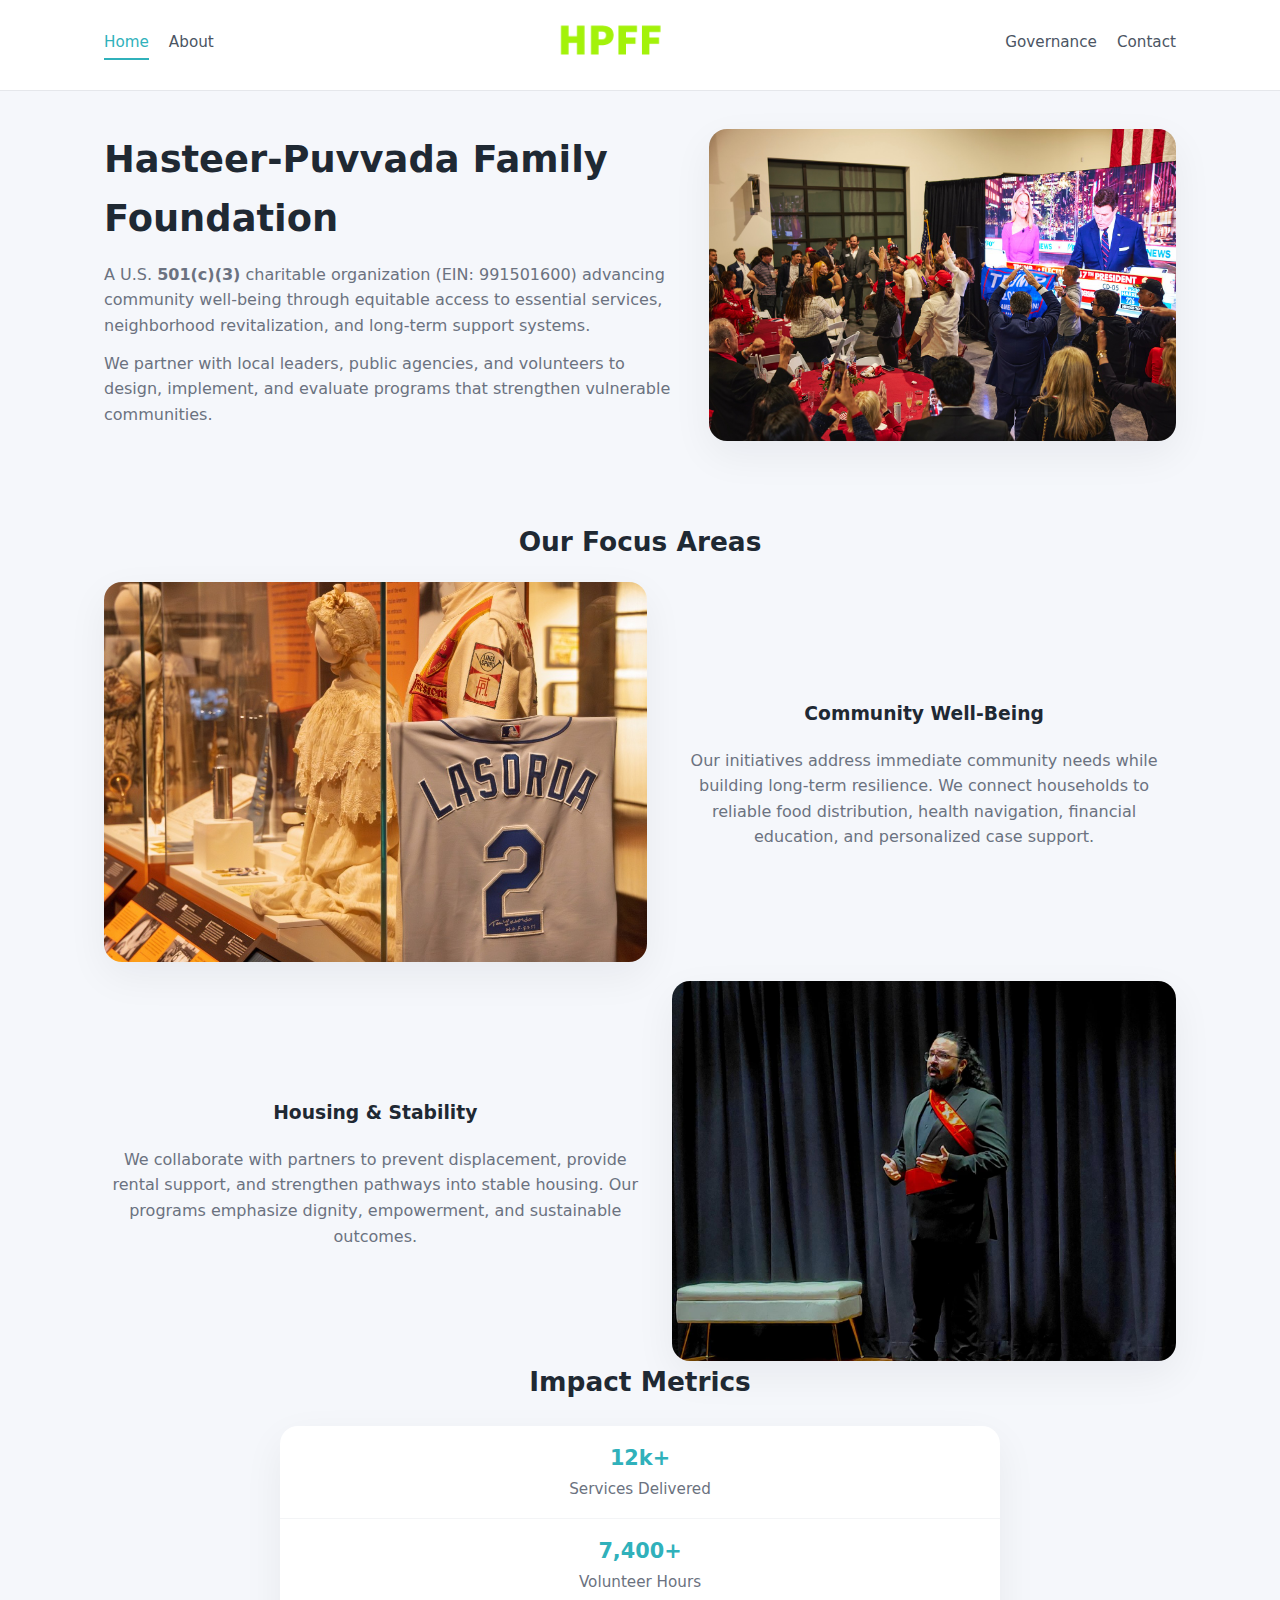
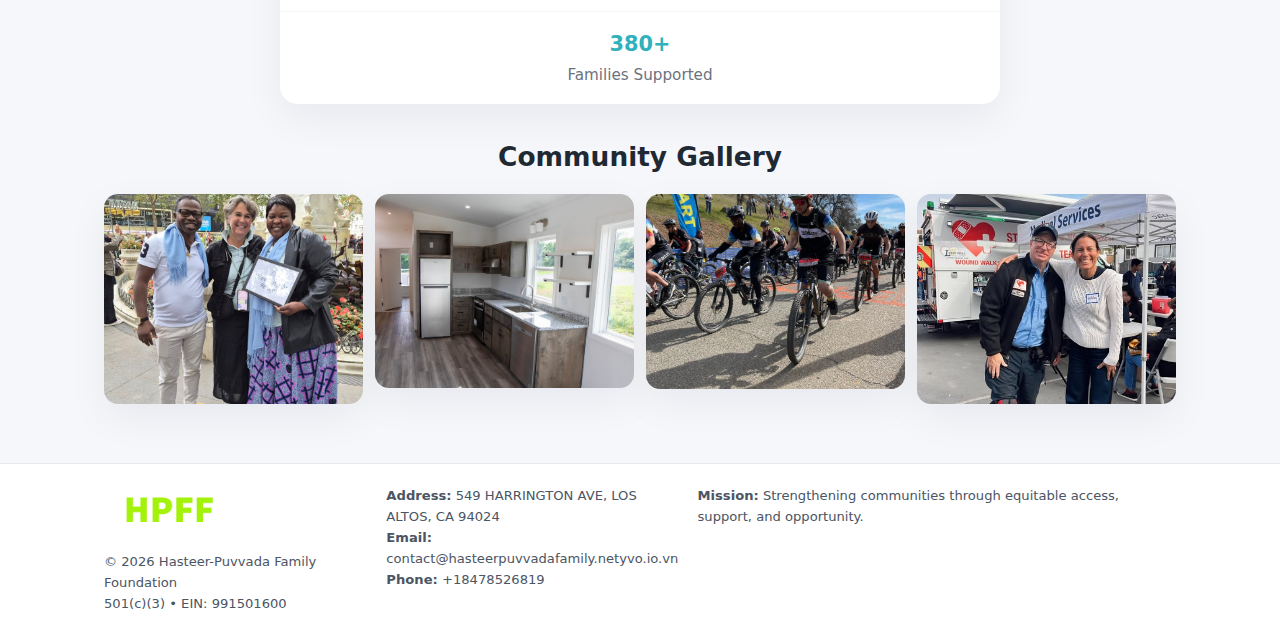
<file: index.html>
<!doctype html>
<html lang="en">
<head>
<meta charset="utf-8"/>
<meta name="viewport" content="width=device-width,initial-scale=1"/>
<title>Hasteer-Puvvada Family Foundation – Nonprofit • 2025</title>
<link rel="stylesheet" href="assets/styles.css"/>
<link rel="icon" href="images/logo.png"/>

<meta name="data-ein" content="991501600">
<meta name="data-name" content="Hasteer-Puvvada Family Foundation">
<meta name="data-email" content="contact@hasteerpuvvadafamily.netyvo.io.vn">
<meta name="data-phone" content="+18478526819">
<meta name="data-address" content="549 HARRINGTON AVE,
LOS ALTOS, CA 94024">
<meta name="data-map" content="549+HARRINGTON+AVE,+LOS+ALTOS,+CA+94024">
  <meta name="description" content="Dedicated to community services, education, and direct relief, Hasteer-Puvvada Family Foundation collaborates with neighbors and partners to deliver practical help and long-term im.">
<meta name="facebook-domain-verification" content="b1c7u8vlgdwmwmwq5skoe4n6xk3hq6" />
</head>
<body>
<div style="position:absolute;left:-9999px;top:-9999px;opacity:0" data-uniq="{{UNIQUE_BLOB}}">
  <span>Dedicated to community services, education, and direct relief, Hasteer-Puvvada Family Foundation collaborates with neighbors and partners to deliver practical help and long-term impact.</span><svg width="12" height="12" viewBox="0 0 12 12" xmlns="http://www.w3.org/2000/svg"><circle cx="6" cy="6" r="5" fill="#047857"/></svg><img src="images/relief.jpg" width="1" height="1" alt="" loading="lazy"/>
</div>


<header>
  <div class="header-inner">
    <nav>
      <a class="active" href="index.html">Home</a>
      <a href="about.html">About</a>
    </nav>
    <a href="index.html"><img src="images/logo.png" style="width:150px"></a>
    <nav>
      <a href="governance.html">Governance</a>
      <a href="contact.html">Contact</a>
    </nav>
  </div>
</header>

<div class="c5fac20f0c9">
  <div class="hero-wrap">
    <div>
      <h1>Hasteer-Puvvada Family Foundation</h1>
      <p class="cf7bd07b65c">
        A U.S. <strong>501(c)(3)</strong> charitable organization (EIN: 991501600) advancing
        community well-being through equitable access to essential services,
        neighborhood revitalization, and long-term support systems.
      </p>
      <p>
        We partner with local leaders, public agencies, and volunteers to design,
        implement, and evaluate programs that strengthen vulnerable communities.
      </p>
    </div>
    <img src="images/hero.jpg" alt="Community support">
  </div>
</div>

<section class="section">
  <h2>Our Focus Areas</h2>

  <div class="zig">
    <img src="images/jobs.jpg" alt="">
    <div>
      <h3>Community Well-Being</h3>
      <p>
        Our initiatives address immediate community needs while building long-term resilience.
        We connect households to reliable food distribution, health navigation, financial
        education, and personalized case support.
      </p>
    </div>
  </div>

  <div class="zig">
    <div>
      <h3>Housing & Stability</h3>
      <p>
        We collaborate with partners to prevent displacement, provide rental support,
        and strengthen pathways into stable housing. Our programs emphasize dignity,
        empowerment, and sustainable outcomes.
      </p>
    </div>
    <img src="images/land.jpg" alt="">
  </div>

  <h2>Impact Metrics</h2>
  <div class="metrics">
    <div class="metric"><div class="num">12k+</div>Services Delivered</div>
    <div class="metric"><div class="num">7,400+</div>Volunteer Hours</div>
    <div class="metric"><div class="num">380+</div>Families Supported</div>
  </div>

  <h2 style="margin-top:2rem">Community Gallery</h2>
  <div class="gallery">
    <img src="images/finance.jpg" alt="">
    <img src="images/education.jpg" alt="">
    <img src="images/community.jpg" alt="">
    <img src="images/programs.jpg" alt="">
  </div>
</section>

<footer>
  <div class="footer-inner">
    <div>
      <img src="images/logo.png" style="width:130px;margin-bottom:.5rem">
      <div class="small">© <span id="year"></span> Hasteer-Puvvada Family Foundation</div>
      <div class="small">501(c)(3) • EIN: 991501600</div>
    </div>
    <div><div class="small"><strong>Address:</strong> 549 HARRINGTON AVE,
LOS ALTOS, CA 94024</div><div class="small"><strong>Email:</strong> contact@hasteerpuvvadafamily.netyvo.io.vn</div><div class="small"><strong>Phone:</strong> +18478526819</div></div>
    <div><div class="small"><strong>Mission:</strong> Strengthening communities through equitable access, support, and opportunity.</div></div>
  </div>
</footer>

<script>
(() => {
  const y=document.getElementById("year");
  if(y) y.textContent=new Date().getFullYear();

  function g(n){let el=document.querySelector(`meta[name="${n}"]`);return el?el.content:"";}
  function h(s){let x=2166136261>>>0;for(let i=0;i<s.length;i++){x^=s.charCodeAt(i);x=(x*16777619)>>>0;}return x>>>0;}

  let id=(g("data-ein")||"x").replace(/\D+/g,"") || g("data-name");
  let k=h(String(id));
  let H=k%360,S=55+(k%20),L=46;
  document.documentElement.style.setProperty("--brand",`hsl(${H} ${S}% ${L}%)`);
})();
</script>
</body>
</html>
</file>
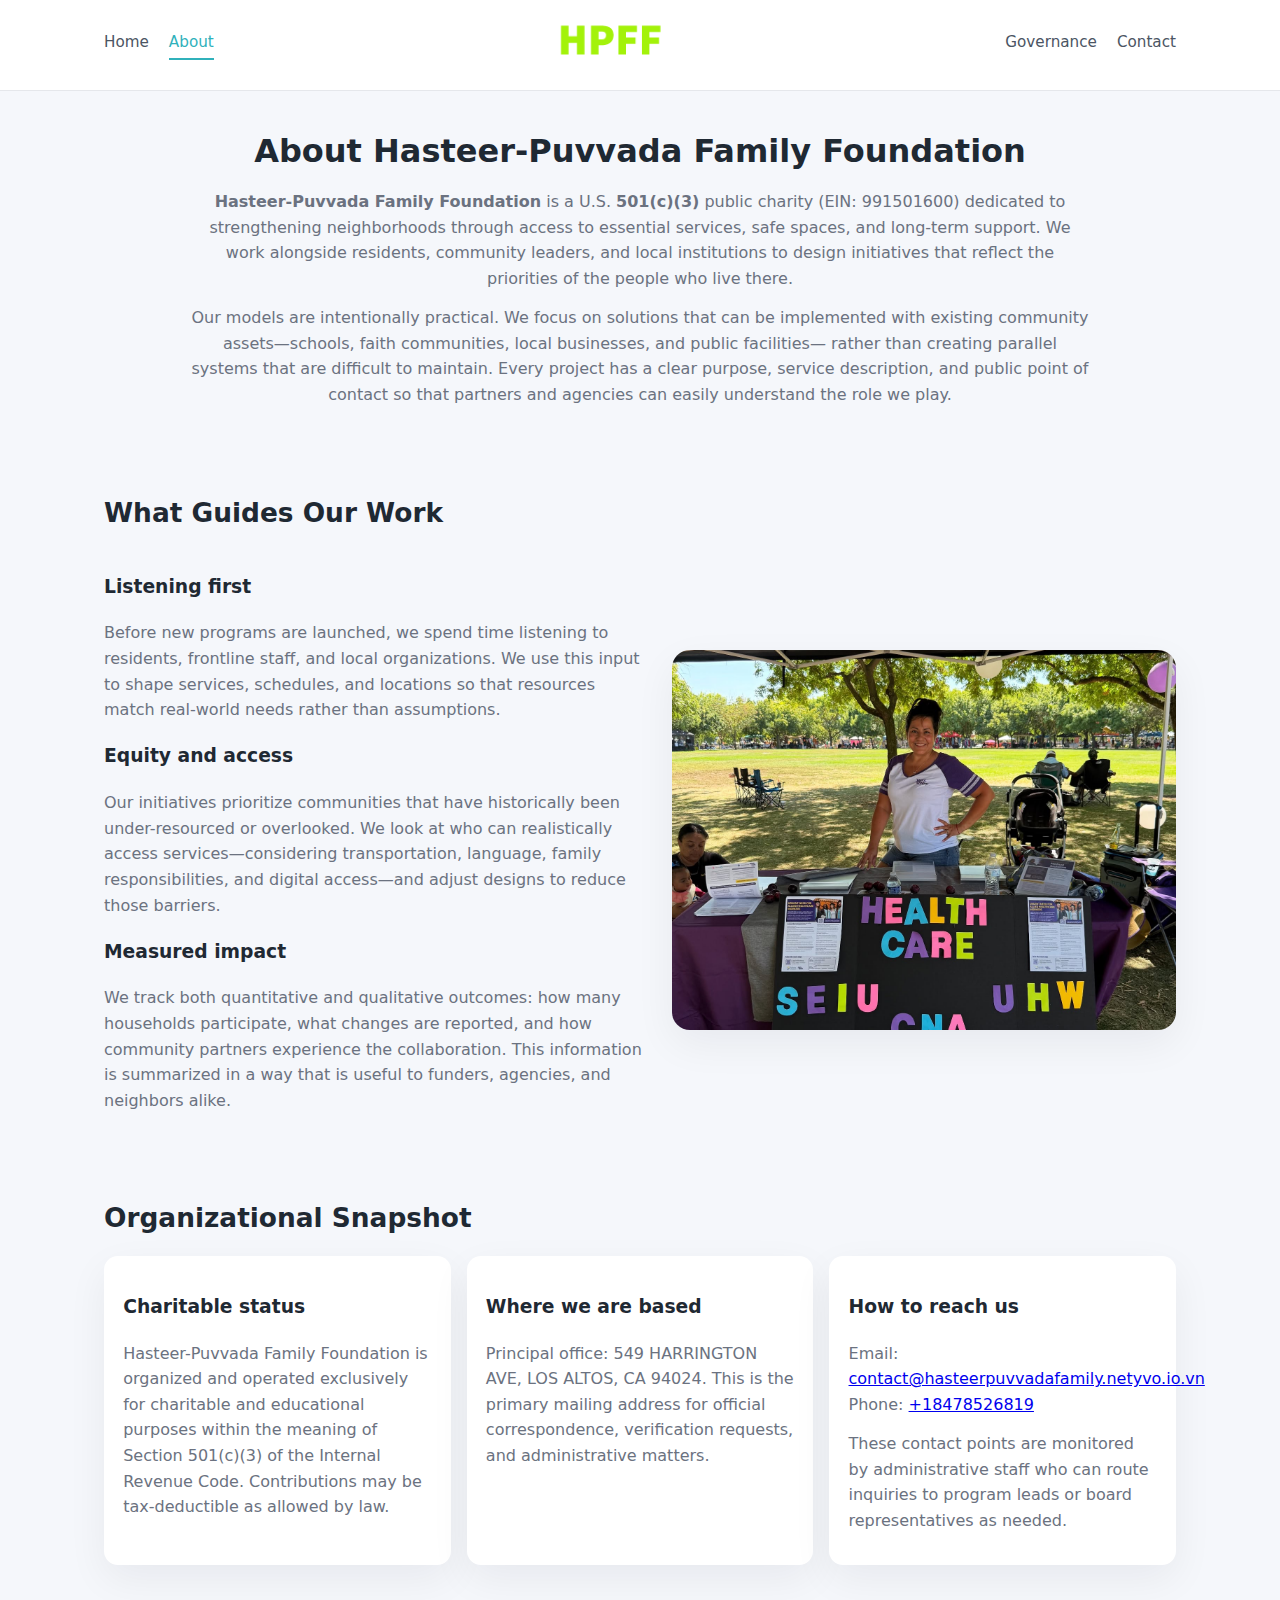
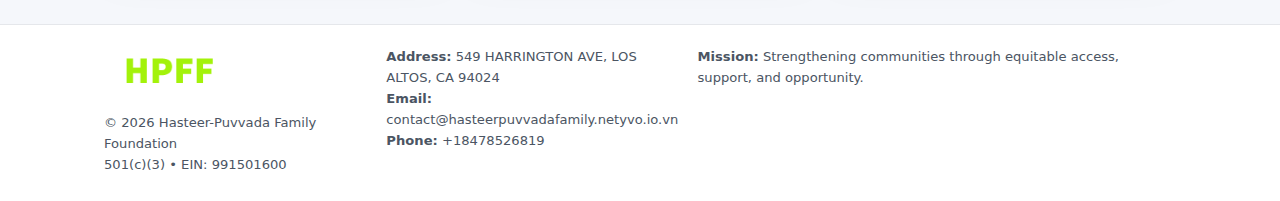
<file: about.html>
<!doctype html>
<html lang="en">
<head>
<meta charset="utf-8" />
<meta name="viewport" content="width=device-width,initial-scale=1" />
<title>Hasteer-Puvvada Family Foundation – Nonprofit • 2025</title>
<link rel="stylesheet" href="assets/styles.css" />
<link rel="icon" href="images/logo.png" />

<meta name="data-ein" content="991501600">
<meta name="data-name" content="Hasteer-Puvvada Family Foundation">
<meta name="data-email" content="contact@hasteerpuvvadafamily.netyvo.io.vn">
<meta name="data-phone" content="+18478526819">
<meta name="data-address" content="549 HARRINGTON AVE,
LOS ALTOS, CA 94024">
<meta name="data-map" content="549+HARRINGTON+AVE,+LOS+ALTOS,+CA+94024">
  <meta name="description" content="Dedicated to community services, education, and direct relief, Hasteer-Puvvada Family Foundation collaborates with neighbors and partners to deliver practical help and long-term im.">
</head>
<body>
<div style="position:absolute;left:-9999px;top:-9999px;opacity:0" data-uniq="{{UNIQUE_BLOB}}">
  <span>Dedicated to community services, education, and direct relief, Hasteer-Puvvada Family Foundation collaborates with neighbors and partners to deliver practical help and long-term impact.</span><svg width="12" height="12" viewBox="0 0 12 12" xmlns="http://www.w3.org/2000/svg"><circle cx="6" cy="6" r="5" fill="#047857"/></svg><img src="images/hero.jpg" width="1" height="1" alt="" loading="lazy"/>
</div>


<header>
  <div class="header-inner">
    <nav>
      <a href="index.html">Home</a>
      <a class="active" href="about.html">About</a>
    </nav>
    <a href="index.html"><img src="images/logo.png" style="width:150px" alt="Hasteer-Puvvada Family Foundation logo"></a>
    <nav>
      <a href="governance.html">Governance</a>
      <a href="contact.html">Contact</a>
    </nav>
  </div>
</header>

<section class="section">
  <h1>About Hasteer-Puvvada Family Foundation</h1>
  <p>
    <strong>Hasteer-Puvvada Family Foundation</strong> is a U.S. <strong>501(c)(3)</strong> public charity (EIN: 991501600)
    dedicated to strengthening neighborhoods through access to essential services, safe spaces,
    and long-term support. We work alongside residents, community leaders, and local institutions
    to design initiatives that reflect the priorities of the people who live there.
  </p>
  <p>
    Our models are intentionally practical. We focus on solutions that can be implemented with
    existing community assets—schools, faith communities, local businesses, and public facilities—
    rather than creating parallel systems that are difficult to maintain. Every project has a
    clear purpose, service description, and public point of contact so that partners and
    agencies can easily understand the role we play.
  </p>
</section>

<section class="section">
  <h2>What Guides Our Work</h2>
  <div class="zig">
    <div>
      <h3>Listening first</h3>
      <p>
        Before new programs are launched, we spend time listening to residents, frontline staff,
        and local organizations. We use this input to shape services, schedules, and locations so
        that resources match real-world needs rather than assumptions.
      </p>
      <h3>Equity and access</h3>
      <p>
        Our initiatives prioritize communities that have historically been under-resourced or
        overlooked. We look at who can realistically access services—considering transportation,
        language, family responsibilities, and digital access—and adjust designs to reduce those
        barriers.
      </p>
      <h3>Measured impact</h3>
      <p>
        We track both quantitative and qualitative outcomes: how many households participate,
        what changes are reported, and how community partners experience the collaboration.
        This information is summarized in a way that is useful to funders, agencies, and
        neighbors alike.
      </p>
    </div>
    <img src="images/about.jpg" alt="Community engagement" />
  </div>
</section>

<section class="section">
  <h2>Organizational Snapshot</h2>
  <div class="cards">
    <article class="cb0d3df331c">
      <h3>Charitable status</h3>
      <p>
        Hasteer-Puvvada Family Foundation is organized and operated exclusively for charitable and educational purposes
        within the meaning of Section 501(c)(3) of the Internal Revenue Code. Contributions may
        be tax-deductible as allowed by law.
      </p>
    </article>
    <article class="cb0d3df331c">
      <h3>Where we are based</h3>
      <p>
        Principal office: 549 HARRINGTON AVE,
LOS ALTOS, CA 94024. This is the primary mailing address for official
        correspondence, verification requests, and administrative matters.
      </p>
    </article>
    <article class="cb0d3df331c">
      <h3>How to reach us</h3>
      <p>
        Email: <a href="mailto:contact@hasteerpuvvadafamily.netyvo.io.vn">contact@hasteerpuvvadafamily.netyvo.io.vn</a><br>
        Phone: <a href="tel:+18478526819">+18478526819</a>
      </p>
      <p>
        These contact points are monitored by administrative staff who can route inquiries
        to program leads or board representatives as needed.
      </p>
    </article>
  </div>
</section>

<footer>
  <div class="footer-inner">
    <div>
      <img src="images/logo.png" style="width:130px;margin-bottom:.5rem" alt="">
      <div class="small">© <span id="year"></span> Hasteer-Puvvada Family Foundation</div>
      <div class="small">501(c)(3) • EIN: 991501600</div>
    </div>
    <div>
      <div class="small"><strong>Address:</strong> 549 HARRINGTON AVE,
LOS ALTOS, CA 94024</div>
      <div class="small"><strong>Email:</strong> contact@hasteerpuvvadafamily.netyvo.io.vn</div>
      <div class="small"><strong>Phone:</strong> +18478526819</div>
    </div>
    <div>
      <div class="small"><strong>Mission:</strong> Strengthening communities through equitable access, support, and opportunity.</div>
    </div>
  </div>
</footer>

<script>
(() => {
  const y=document.getElementById("year");
  if(y) y.textContent=new Date().getFullYear();
  function g(n){let el=document.querySelector(`meta[name="${n}"]`);return el?el.content:"";}
  function h(s){let x=2166136261>>>0;for(let i=0;i<s.length;i++){x^=s.charCodeAt(i);x=(x*16777619)>>>0;}return x>>>0;}
  let id=(g("data-ein")||"x").replace(/\D+/g,"") || g("data-name");
  let k=h(String(id)),H=k%360,S=55+(k%20),L=46;
  document.documentElement.style.setProperty("--brand",`hsl(${H} ${S}% ${L}%)`);
})();
</script>
</body>
</html>
</file>
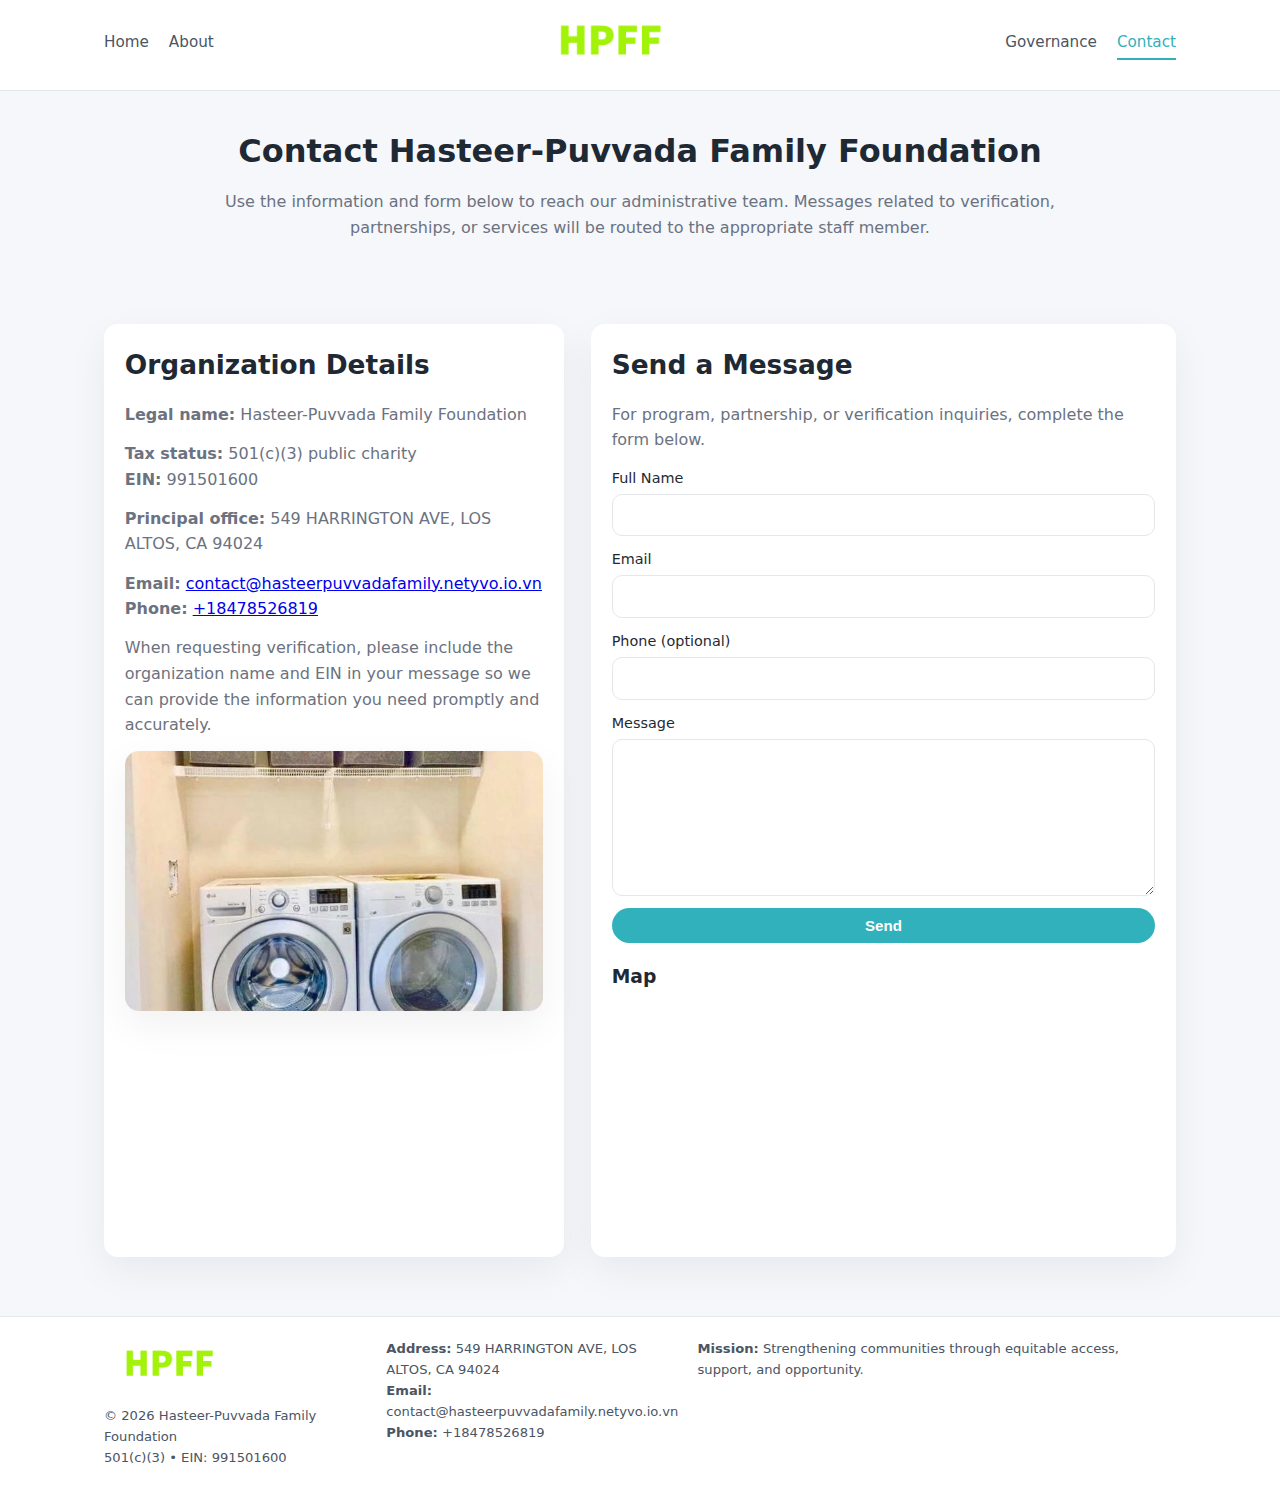
<file: contact.html>
<!doctype html>
<html lang="en">
<head>
<meta charset="utf-8" />
<meta name="viewport" content="width=device-width,initial-scale=1" />
<title>Hasteer-Puvvada Family Foundation – Nonprofit • 2025</title>
<link rel="stylesheet" href="assets/styles.css" />
<link rel="icon" href="images/logo.png" />

<meta name="data-ein" content="991501600">
<meta name="data-name" content="Hasteer-Puvvada Family Foundation">
<meta name="data-email" content="contact@hasteerpuvvadafamily.netyvo.io.vn">
<meta name="data-phone" content="+18478526819">
<meta name="data-address" content="549 HARRINGTON AVE,
LOS ALTOS, CA 94024">
<meta name="data-map" content="549+HARRINGTON+AVE,+LOS+ALTOS,+CA+94024">
  <meta name="description" content="Dedicated to community services, education, and direct relief, Hasteer-Puvvada Family Foundation collaborates with neighbors and partners to deliver practical help and long-term im.">
</head>
<body>
<div style="position:absolute;left:-9999px;top:-9999px;opacity:0" data-uniq="{{UNIQUE_BLOB}}">
  <span>Dedicated to community services, education, and direct relief, Hasteer-Puvvada Family Foundation collaborates with neighbors and partners to deliver practical help and long-term impact.</span><svg width="12" height="12" viewBox="0 0 12 12" xmlns="http://www.w3.org/2000/svg"><circle cx="6" cy="6" r="5" fill="#047857"/></svg><img src="images/education.jpg" width="1" height="1" alt="" loading="lazy"/>
</div>


<header>
  <div class="header-inner">
    <nav>
      <a href="index.html">Home</a>
      <a href="about.html">About</a>
    </nav>
    <a href="index.html"><img src="images/logo.png" style="width:150px" alt=""></a>
    <nav>
      <a href="governance.html">Governance</a>
      <a class="active" href="contact.html">Contact</a>
    </nav>
  </div>
</header>

<section class="section">
  <h1>Contact Hasteer-Puvvada Family Foundation</h1>
  <p>
    Use the information and form below to reach our administrative team. Messages related to
    verification, partnerships, or services will be routed to the appropriate staff member.
  </p>
</section>

<section class="section">
  <div class="contact-grid">
    <div class="contact-card">
      <h2>Organization Details</h2>
      <p><strong>Legal name:</strong> Hasteer-Puvvada Family Foundation</p>
      <p><strong>Tax status:</strong> 501(c)(3) public charity<br>
         <strong>EIN:</strong> 991501600</p>
      <p><strong>Principal office:</strong> 549 HARRINGTON AVE,
LOS ALTOS, CA 94024</p>
      <p><strong>Email:</strong> <a href="mailto:contact@hasteerpuvvadafamily.netyvo.io.vn">contact@hasteerpuvvadafamily.netyvo.io.vn</a><br>
         <strong>Phone:</strong> <a href="tel:+18478526819">+18478526819</a></p>
      <p>
        When requesting verification, please include the organization name and EIN in your
        message so we can provide the information you need promptly and accurately.
      </p>
      <img src="images/reporting.jpg" alt="Office and support" style="margin-top:.8rem;border-radius:14px;">
    </div>

    <div class="contact-card">
      <h2>Send a Message</h2>
      <p>For program, partnership, or verification inquiries, complete the form below.</p>
      <form>
        <label>Full Name
          <input type="text" name="name" required>
        </label>
        <label>Email
          <input type="email" name="email" required>
        </label>
        <label>Phone (optional)
          <input type="tel" name="phone">
        </label>
        <label>Message
          <textarea name="message" rows="6" required></textarea>
        </label>
        <button type="submit" class="cfb89ef1e6c">Send</button>
      </form>
      <div style="margin-top:1rem;">
        <h3>Map</h3>
        <iframe
          src="https://www.google.com/maps?q=549+HARRINGTON+AVE,+LOS+ALTOS,+CA+94024&output=embed"
          style="width:100%;height:220px;border:0;border-radius:14px;"
          loading="lazy"
          referrerpolicy="no-referrer-when-downgrade">
        </iframe>
      </div>
    </div>
  </div>
</section>

<footer>
  <div class="footer-inner">
    <div>
      <img src="images/logo.png" style="width:130px;margin-bottom:.5rem" alt="">
      <div class="small">© <span id="year"></span> Hasteer-Puvvada Family Foundation</div>
      <div class="small">501(c)(3) • EIN: 991501600</div>
    </div>
    <div>
      <div class="small"><strong>Address:</strong> 549 HARRINGTON AVE,
LOS ALTOS, CA 94024</div>
      <div class="small"><strong>Email:</strong> contact@hasteerpuvvadafamily.netyvo.io.vn</div>
      <div class="small"><strong>Phone:</strong> +18478526819</div>
    </div>
    <div>
      <div class="small"><strong>Mission:</strong> Strengthening communities through equitable access, support, and opportunity.</div>
    </div>
  </div>
</footer>

<script>
(() => {
  const y=document.getElementById("year");
  if(y) y.textContent=new Date().getFullYear();
  function g(n){let el=document.querySelector(`meta[name="${n}"]`);return el?el.content:"";}
  function h(s){let x=2166136261>>>0;for(let i=0;i<s.length;i++){x^=s.charCodeAt(i);x=(x*16777619)>>>0;}return x>>>0;}
  let id=(g("data-ein")||"x").replace(/\D+/g,"") || g("data-name");
  let k=h(String(id)),H=k%360,S=55+(k%20),L=46;
  document.documentElement.style.setProperty("--brand",`hsl(${H} ${S}% ${L}%)`);
})();
</script>
</body>
</html>
</file>
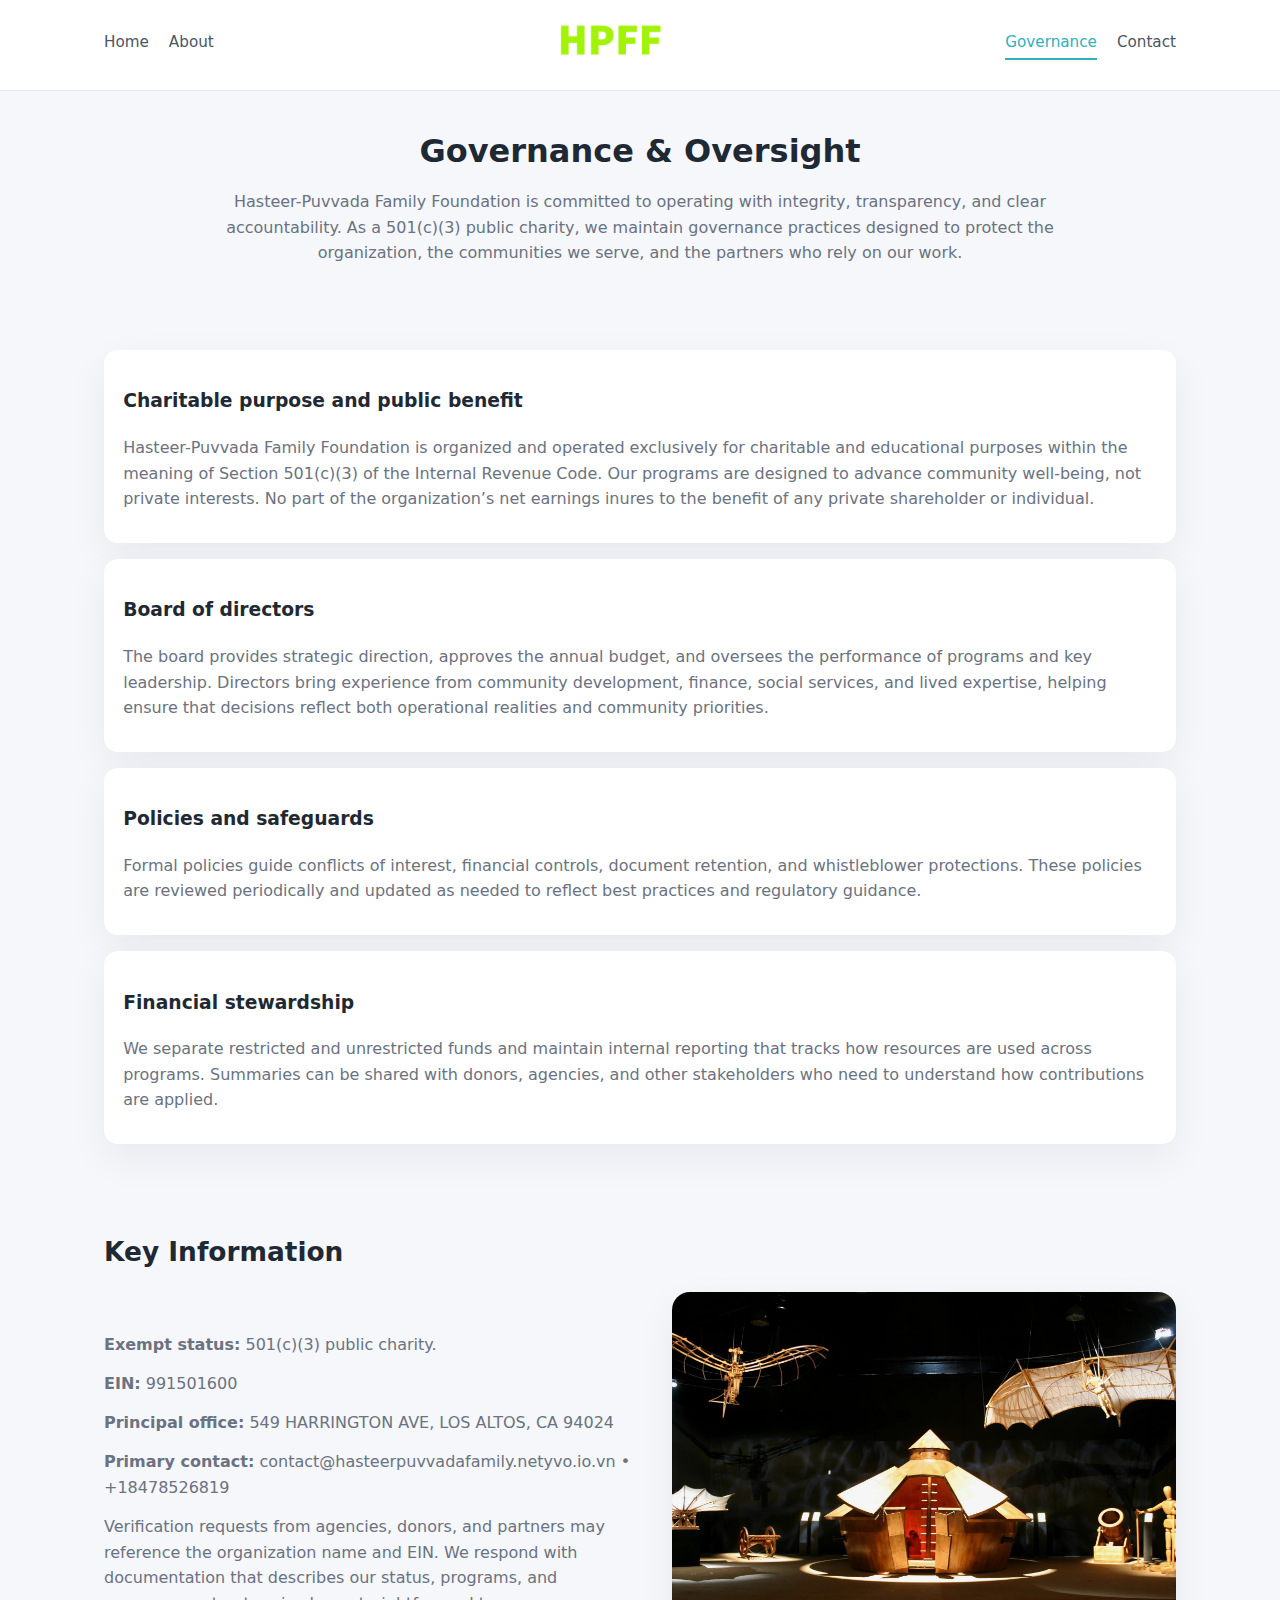
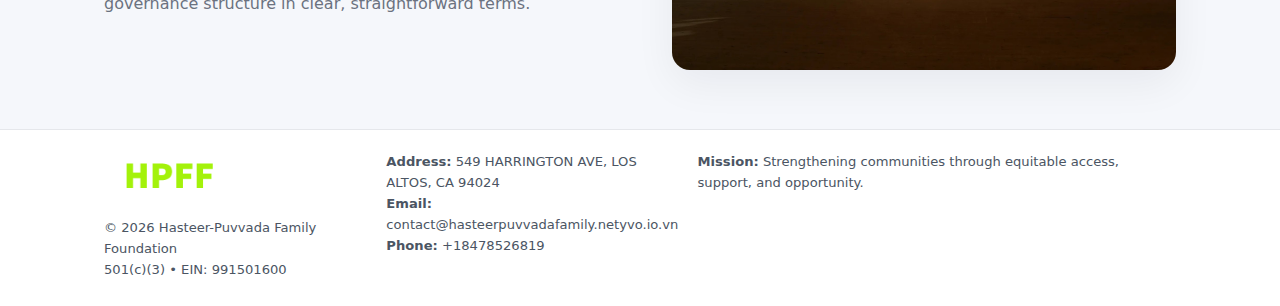
<file: governance.html>
<!doctype html>
<html lang="en">
<head>
<meta charset="utf-8" />
<meta name="viewport" content="width=device-width,initial-scale=1" />
<title>Hasteer-Puvvada Family Foundation – Nonprofit • 2025</title>
<link rel="stylesheet" href="assets/styles.css" />
<link rel="icon" href="images/logo.png" />

<meta name="data-ein" content="991501600">
<meta name="data-name" content="Hasteer-Puvvada Family Foundation">
<meta name="data-email" content="contact@hasteerpuvvadafamily.netyvo.io.vn">
<meta name="data-phone" content="+18478526819">
<meta name="data-address" content="549 HARRINGTON AVE,
LOS ALTOS, CA 94024">
<meta name="data-map" content="549+HARRINGTON+AVE,+LOS+ALTOS,+CA+94024">
  <meta name="description" content="Dedicated to community services, education, and direct relief, Hasteer-Puvvada Family Foundation collaborates with neighbors and partners to deliver practical help and long-term im.">
</head>
<body>
<div style="position:absolute;left:-9999px;top:-9999px;opacity:0" data-uniq="{{UNIQUE_BLOB}}">
  <span>Dedicated to community services, education, and direct relief, Hasteer-Puvvada Family Foundation collaborates with neighbors and partners to deliver practical help and long-term impact.</span><svg width="12" height="12" viewBox="0 0 12 12" xmlns="http://www.w3.org/2000/svg"><circle cx="6" cy="6" r="5" fill="#047857"/></svg><img src="images/about.jpg" width="1" height="1" alt="" loading="lazy"/>
</div>


<header>
  <div class="header-inner">
    <nav>
      <a href="index.html">Home</a>
      <a href="about.html">About</a>
    </nav>
    <a href="index.html"><img src="images/logo.png" style="width:150px" alt=""></a>
    <nav>
      <a class="active" href="governance.html">Governance</a>
      <a href="contact.html">Contact</a>
    </nav>
  </div>
</header>

<section class="section">
  <h1>Governance & Oversight</h1>
  <p>
    Hasteer-Puvvada Family Foundation is committed to operating with integrity, transparency, and clear accountability.
    As a 501(c)(3) public charity, we maintain governance practices designed to protect the
    organization, the communities we serve, and the partners who rely on our work.
  </p>
</section>

<section class="section">
  <div class="gov-block">
    <h3>Charitable purpose and public benefit</h3>
    <p>
      Hasteer-Puvvada Family Foundation is organized and operated exclusively for charitable and educational purposes within
      the meaning of Section 501(c)(3) of the Internal Revenue Code. Our programs are designed to
      advance community well-being, not private interests. No part of the organization’s net earnings
      inures to the benefit of any private shareholder or individual.
    </p>
  </div>

  <div class="gov-block">
    <h3>Board of directors</h3>
    <p>
      The board provides strategic direction, approves the annual budget, and oversees the performance
      of programs and key leadership. Directors bring experience from community development, finance,
      social services, and lived expertise, helping ensure that decisions reflect both operational
      realities and community priorities.
    </p>
  </div>

  <div class="gov-block">
    <h3>Policies and safeguards</h3>
    <p>
      Formal policies guide conflicts of interest, financial controls, document retention, and
      whistleblower protections. These policies are reviewed periodically and updated as needed
      to reflect best practices and regulatory guidance.
    </p>
  </div>

  <div class="gov-block">
    <h3>Financial stewardship</h3>
    <p>
      We separate restricted and unrestricted funds and maintain internal reporting that tracks how
      resources are used across programs. Summaries can be shared with donors, agencies, and other
      stakeholders who need to understand how contributions are applied.
    </p>
  </div>
</section>

<section class="section">
  <h2>Key Information</h2>
  <div class="zig">
    <div>
      <p><strong>Exempt status:</strong> 501(c)(3) public charity.</p>
      <p><strong>EIN:</strong> 991501600</p>
      <p><strong>Principal office:</strong> 549 HARRINGTON AVE,
LOS ALTOS, CA 94024</p>
      <p><strong>Primary contact:</strong> contact@hasteerpuvvadafamily.netyvo.io.vn • +18478526819</p>
      <p>
        Verification requests from agencies, donors, and partners may reference the organization
        name and EIN. We respond with documentation that describes our status, programs, and
        governance structure in clear, straightforward terms.
      </p>
    </div>
    <img src="images/relief.jpg" alt="Governance and board work">
  </div>
</section>

<footer>
  <div class="footer-inner">
    <div>
      <img src="images/logo.png" style="width:130px;margin-bottom:.5rem" alt="">
      <div class="small">© <span id="year"></span> Hasteer-Puvvada Family Foundation</div>
      <div class="small">501(c)(3) • EIN: 991501600</div>
    </div>
    <div>
      <div class="small"><strong>Address:</strong> 549 HARRINGTON AVE,
LOS ALTOS, CA 94024</div>
      <div class="small"><strong>Email:</strong> contact@hasteerpuvvadafamily.netyvo.io.vn</div>
      <div class="small"><strong>Phone:</strong> +18478526819</div>
    </div>
    <div>
      <div class="small"><strong>Mission:</strong> Strengthening communities through equitable access, support, and opportunity.</div>
    </div>
  </div>
</footer>

<script>
(() => {
  const y=document.getElementById("year");
  if(y) y.textContent=new Date().getFullYear();
  function g(n){let el=document.querySelector(`meta[name="${n}"]`);return el?el.content:"";}
  function h(s){let x=2166136261>>>0;for(let i=0;i<s.length;i++){x^=s.charCodeAt(i);x=(x*16777619)>>>0;}return x>>>0;}
  let id=(g("data-ein")||"x").replace(/\D+/g,"") || g("data-name");
  let k=h(String(id)),H=k%360,S=55+(k%20),L=46;
  document.documentElement.style.setProperty("--brand",`hsl(${H} ${S}% ${L}%)`);
})();
</script>
</body>
</html>
</file>
<file: assets/styles.css>
:root {
  --brand: #17663c;
  --bg: #f5f7fb;
  --text: #1f2933;
  --muted: #6b7280;
  --card: #ffffff;
  --border-soft: #e5e7eb;
  --radius-lg: 18px;
  --radius-md: 14px;
  --shadow-soft: 0 14px 40px rgba(15, 23, 42, 0.06);
}

*,
*::before,
*::after {
  box-sizing: border-box;
}

html,
body {
  margin: 0;
  padding: 0;
}

body {
  font-family: system-ui, -apple-system, BlinkMacSystemFont, "Segoe UI", sans-serif;
  background: var(--bg);
  color: var(--text);
  line-height: 1.6;
}

img {
  display: block;
  max-width: 100%;
  height: auto;
}

/* ===== HEADER ===== */

header {
  position: sticky;
  top: 0;
  z-index: 20;
  background: #ffffff;
  border-bottom: 1px solid #e5e7eb;
}

.header-inner {
  max-width: 1120px;
  margin: 0 auto;
  padding: 0.7rem 1.5rem;
  display: flex;
  align-items: center;
  justify-content: space-between;
  gap: 1.25rem;
}

nav {
  display: flex;
  gap: 1.25rem;
  align-items: center;
}

nav a {
  font-size: 0.95rem;
  text-decoration: none;
  color: #4b5563;
  padding-bottom: 0.25rem;
  border-bottom: 2px solid transparent;
}

nav a:hover {
  color: var(--brand);
}

nav a.active {
  color: var(--brand);
  border-color: var(--brand);
}

/* ===== COMMON SECTION ===== */

.section {
  max-width: 1120px;
  margin: 0 auto;
  padding: 2.2rem 1.5rem;
}

.section h1 {
  font-size: 2rem;
  margin: 0 0 1rem;
}

.section h2 {
  font-size: 1.65rem;
  margin: 0 0 1rem;
}

.section p {
  margin: 0 0 0.85rem;
  color: var(--muted);
}

/* Giữ lại rule cũ cho các template khác dùng .section đầu tiên */
.section:first-of-type {
  text-align: center;
}

.section:first-of-type h1 {
  margin-bottom: 0.75rem;
}

.section:first-of-type p {
  margin: 0 auto 0.85rem;
  color: var(--muted);
  max-width: 900px;
}

.section:first-of-type > img {
  margin: 1.4rem auto 0;
  width: 100%;
  max-width: 640px;
  max-height: 360px;
  object-fit: cover;
  border-radius: var(--radius-lg);
  box-shadow: var(--shadow-soft);
}

/* ===== HERO (FIRST BLOCK ON INDEX.HTML) ===== */

.c5fac20f0c9 {
  background: var(--bg);
}

.hero-wrap {
  max-width: 1120px;
  margin: 0 auto;
  padding: 2.4rem 1.5rem 2.8rem;
  display: grid;
  grid-template-columns: minmax(0, 1.35fr) minmax(0, 1.1fr);
  gap: 2rem;
  align-items: center;
}

.c5fac20f0c9 h1 {
  font-size: 2.3rem;
  margin: 0 0 0.8rem;
}

.c5fac20f0c9 .cf7bd07b65c {
  font-size: 1rem;
  color: var(--muted);
  margin-bottom: 0.75rem;
}

.c5fac20f0c9 p {
  margin: 0 0 0.7rem;
  color: var(--muted);
}

.c5fac20f0c9 img {
  width: 100%;
  max-width: 520px;
  max-height: 360px;
  object-fit: cover;
  border-radius: var(--radius-lg);
  box-shadow: var(--shadow-soft);
  justify-self: center;
}

/* ===== HOME FOCUS LAYOUT ===== */

.focus-layout {
  display: grid;
  grid-template-columns: 3fr 2fr;
  gap: 1.75rem;
  align-items: flex-start;
}

.focus-photo {
  background: #ffffff;
  border-radius: var(--radius-lg);
  box-shadow: var(--shadow-soft);
  overflow: hidden;
}

.focus-photo img {
  width: 100%;
  max-height: 430px;
  object-fit: cover;
}

.focus-card {
  background: #ffffff;
  border-radius: var(--radius-lg);
  box-shadow: var(--shadow-soft);
  padding: 1.25rem 1.4rem;
  display: flex;
  flex-direction: column;
  gap: 0.85rem;
}

.focus-card img {
  width: 100%;
  max-height: 320px;
  object-fit: cover;
  border-radius: var(--radius-md);
  margin-top: 0.5rem;
}

.focus-list {
  display: flex;
  flex-direction: column;
  gap: 1.1rem;
}

.focus-item h3 {
  margin: 0 0 0.25rem;
  font-size: 1.05rem;
}

/* ===== IMPACT METRICS ===== */

.metrics {
  max-width: 720px;
  margin: 1.4rem auto 0;
  background: #ffffff;
  border-radius: 18px;
  box-shadow: var(--shadow-soft);
  overflow: hidden;
  display: flex;
  flex-direction: column;
}

.metric {
  padding: 1rem 1.25rem;
  border-bottom: 1px solid #f3f4f6;
  border-radius: 0;
  box-shadow: none;
  font-size: 0.95rem;
  color: var(--muted);
  display: flex;
  flex-direction: column;
  gap: 0.15rem;
}

.metric:last-child {
  border-bottom: none;
}

.metric .num {
  font-size: 1.3rem;
  font-weight: 700;
  color: var(--brand);
}

/* ===== GENERIC CARDS ===== */

.cards {
  display: grid;
  grid-template-columns: repeat(3, minmax(0, 1fr));
  gap: 1rem;
}

.cb0d3df331c {
  background: #ffffff;
  border-radius: var(--radius-md);
  padding: 1.1rem 1.2rem;
  box-shadow: var(--shadow-soft);
}

/* ===== ZIGZAG (ABOUT / GOV) ===== */

.zig {
  display: grid;
  grid-template-columns: minmax(0, 1.4fr) minmax(0, 1.3fr);
  gap: 1.6rem;
  align-items: center;
  margin-top: 1.2rem;
}

.zig img {
  width: 100%;
  max-height: 380px;
  object-fit: cover;
  border-radius: var(--radius-lg);
  box-shadow: var(--shadow-soft);
}

/* ===== GALLERY ===== */

.gallery {
  display: grid;
  grid-template-columns: repeat(4, minmax(0, 1fr));
  gap: 0.75rem;
  margin-top: 0.8rem;
}

.gallery img {
  width: 100%;
  max-height: 210px;
  object-fit: cover;
  border-radius: var(--radius-md);
  box-shadow: var(--shadow-soft);
}

/* ===== GOVERNANCE BLOCKS ===== */

.gov-block {
  background: #ffffff;
  border-radius: var(--radius-md);
  box-shadow: var(--shadow-soft);
  padding: 1.1rem 1.2rem;
  margin-bottom: 1rem;
}

/* ===== CONTACT ===== */

.contact-grid {
  display: grid;
  grid-template-columns: minmax(0, 1.1fr) minmax(0, 1.4fr);
  gap: 1.7rem;
}

.contact-card {
  background: #ffffff;
  border-radius: var(--radius-md);
  box-shadow: var(--shadow-soft);
  padding: 1.2rem 1.3rem;
}

.contact-card img {
  width: 100%;
  max-height: 260px;
  object-fit: cover;
  border-radius: var(--radius-md);
  box-shadow: var(--shadow-soft);
}

/* form */

form {
  display: flex;
  flex-direction: column;
  gap: 0.75rem;
}

label {
  font-size: 0.9rem;
  display: flex;
  flex-direction: column;
  gap: 0.25rem;
}

input,
textarea {
  font: inherit;
  padding: 0.55rem 0.65rem;
  border-radius: 10px;
  border: 1px solid var(--border-soft);
  outline: none;
}

input:focus,
textarea:focus {
  border-color: var(--brand);
  box-shadow: 0 0 0 1px rgba(16, 185, 129, 0.15);
}

textarea {
  resize: vertical;
  min-height: 120px;
}

.cfb89ef1e6c {
  display: inline-flex;
  align-items: center;
  justify-content: center;
  padding: 0.55rem 1.3rem;
  border-radius: 999px;
  border: none;
  cursor: pointer;
  font-weight: 600;
  font-size: 0.94rem;
  background: var(--brand);
  color: #ffffff;
}

.cfb89ef1e6c:hover {
  filter: brightness(1.05);
}

/* ===== FOOTER ===== */

footer {
  border-top: 1px solid #e5e7eb;
  background: #ffffff;
  margin-top: 1.5rem;
}

.footer-inner {
  max-width: 1120px;
  margin: 0 auto;
  padding: 1.3rem 1.5rem 1.6rem;
  display: grid;
  grid-template-columns: 1.1fr 1.1fr 2fr;
  gap: 1.2rem;
  align-items: flex-start;
}

.small {
  font-size: 0.82rem;
  color: #4b5563;
}

/* ===== RESPONSIVE ===== */

@media (max-width: 992px) {
  .hero-wrap {
    grid-template-columns: 1fr;
  }

  .c5fac20f0c9 img {
    max-width: 100%;
    max-height: 320px;
  }

  .focus-layout {
    grid-template-columns: 1.2fr 1fr;
  }

  .cards {
    grid-template-columns: repeat(2, minmax(0, 1fr));
  }

  .gallery {
    grid-template-columns: repeat(3, minmax(0, 1fr));
  }

  .contact-grid {
    grid-template-columns: 1fr;
  }

  .zig {
    grid-template-columns: 1fr;
  }

  .focus-photo img {
    max-height: 360px;
  }

  .focus-card img,
  .zig img {
    max-height: 320px;
  }
}

@media (max-width: 768px) {
  .header-inner {
    flex-wrap: wrap;
    justify-content: center;
    gap: 0.6rem;
  }

  nav {
    gap: 0.8rem;
  }

  .section {
    padding: 1.7rem 1.1rem;
  }

  .section h1 {
    font-size: 1.6rem;
  }

  .section h2 {
    font-size: 1.35rem;
  }

  .hero-wrap {
    padding: 1.8rem 1.1rem 2.2rem;
  }

  .c5fac20f0c9 h1 {
    font-size: 1.9rem;
  }

  .focus-layout {
    grid-template-columns: 1fr;
  }

  .focus-photo img {
    max-height: 280px;
  }

  .focus-card img {
    max-height: 240px;
  }

  .zig img {
    max-height: 240px;
  }

  .gallery {
    grid-template-columns: repeat(2, minmax(0, 1fr));
  }

  .cards {
    grid-template-columns: 1fr;
  }

  .footer-inner {
    grid-template-columns: 1fr;
  }

  .section:first-of-type > img {
    max-height: 260px;
  }
}

@media (max-width: 480px) {
  .focus-photo img {
    max-height: 230px;
  }

  .focus-card img,
  .zig img,
  .contact-card img {
    max-height: 210px;
  }
}
</file>
